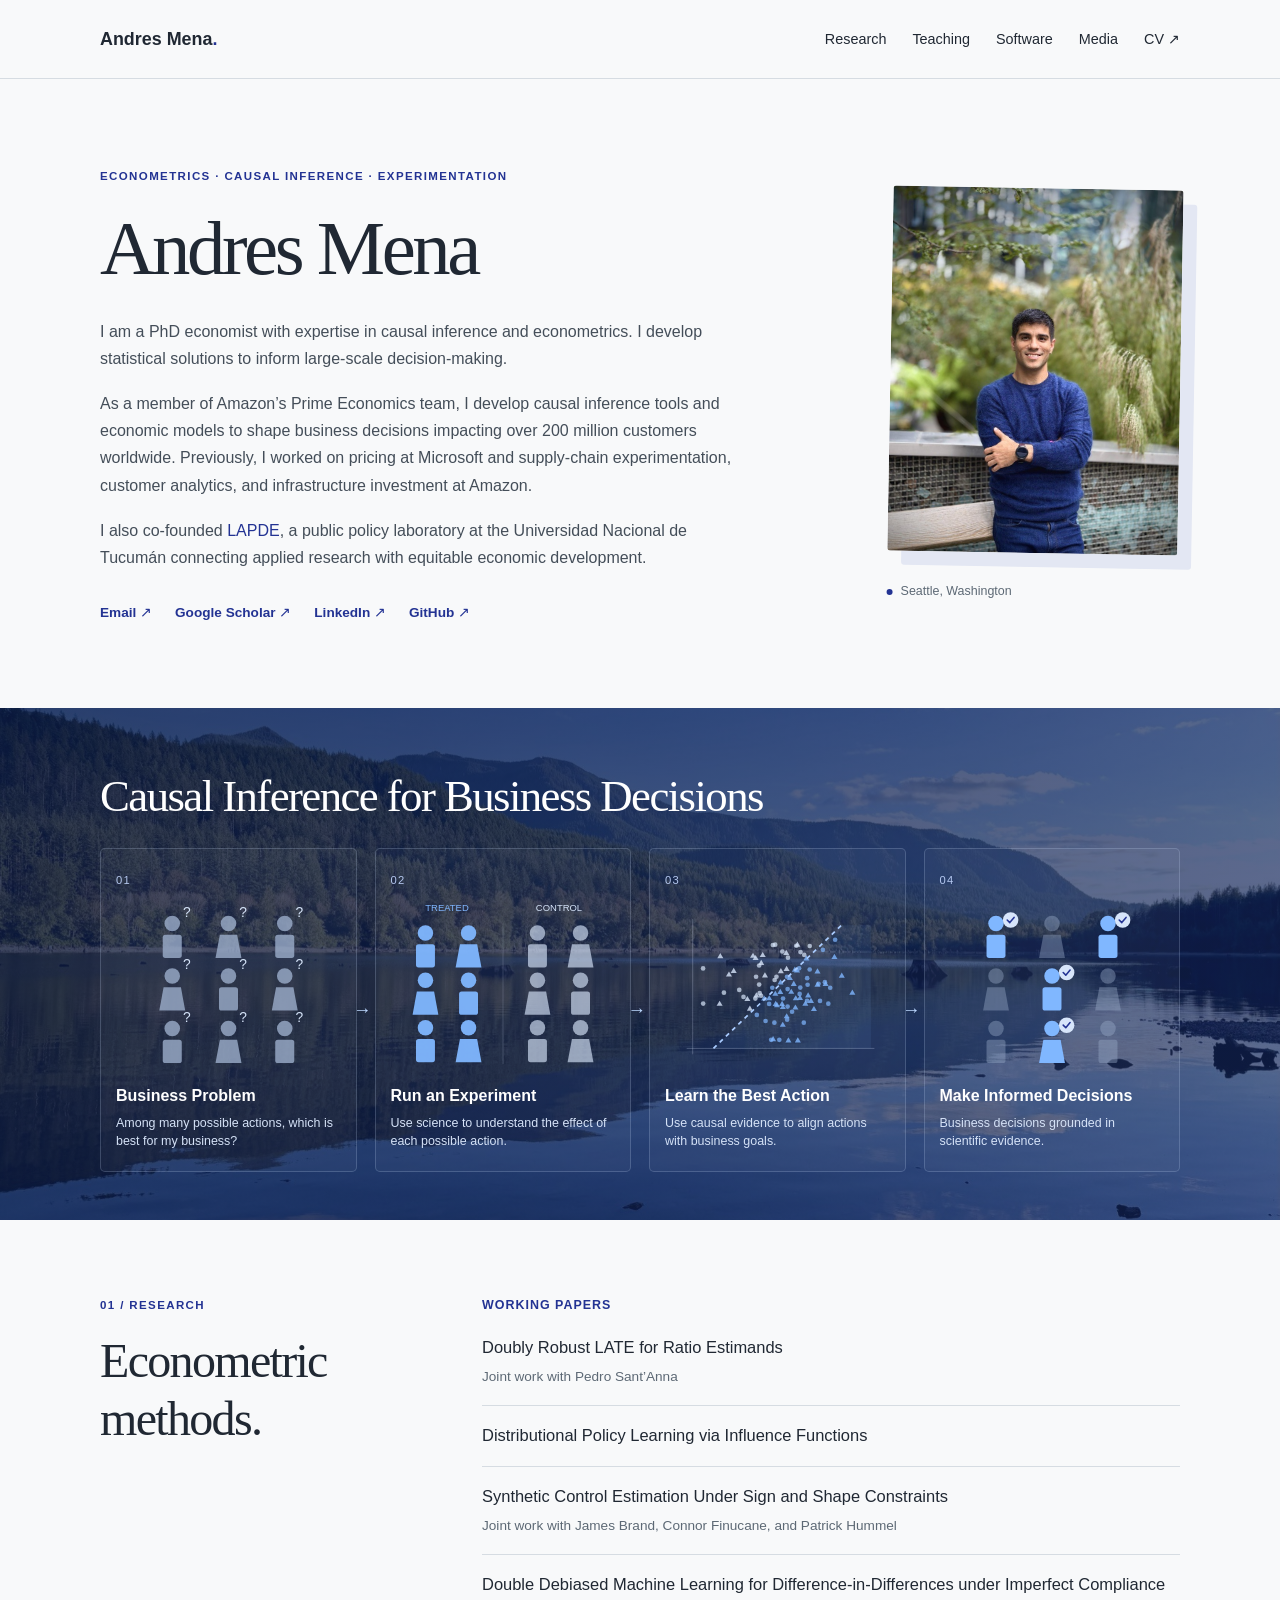
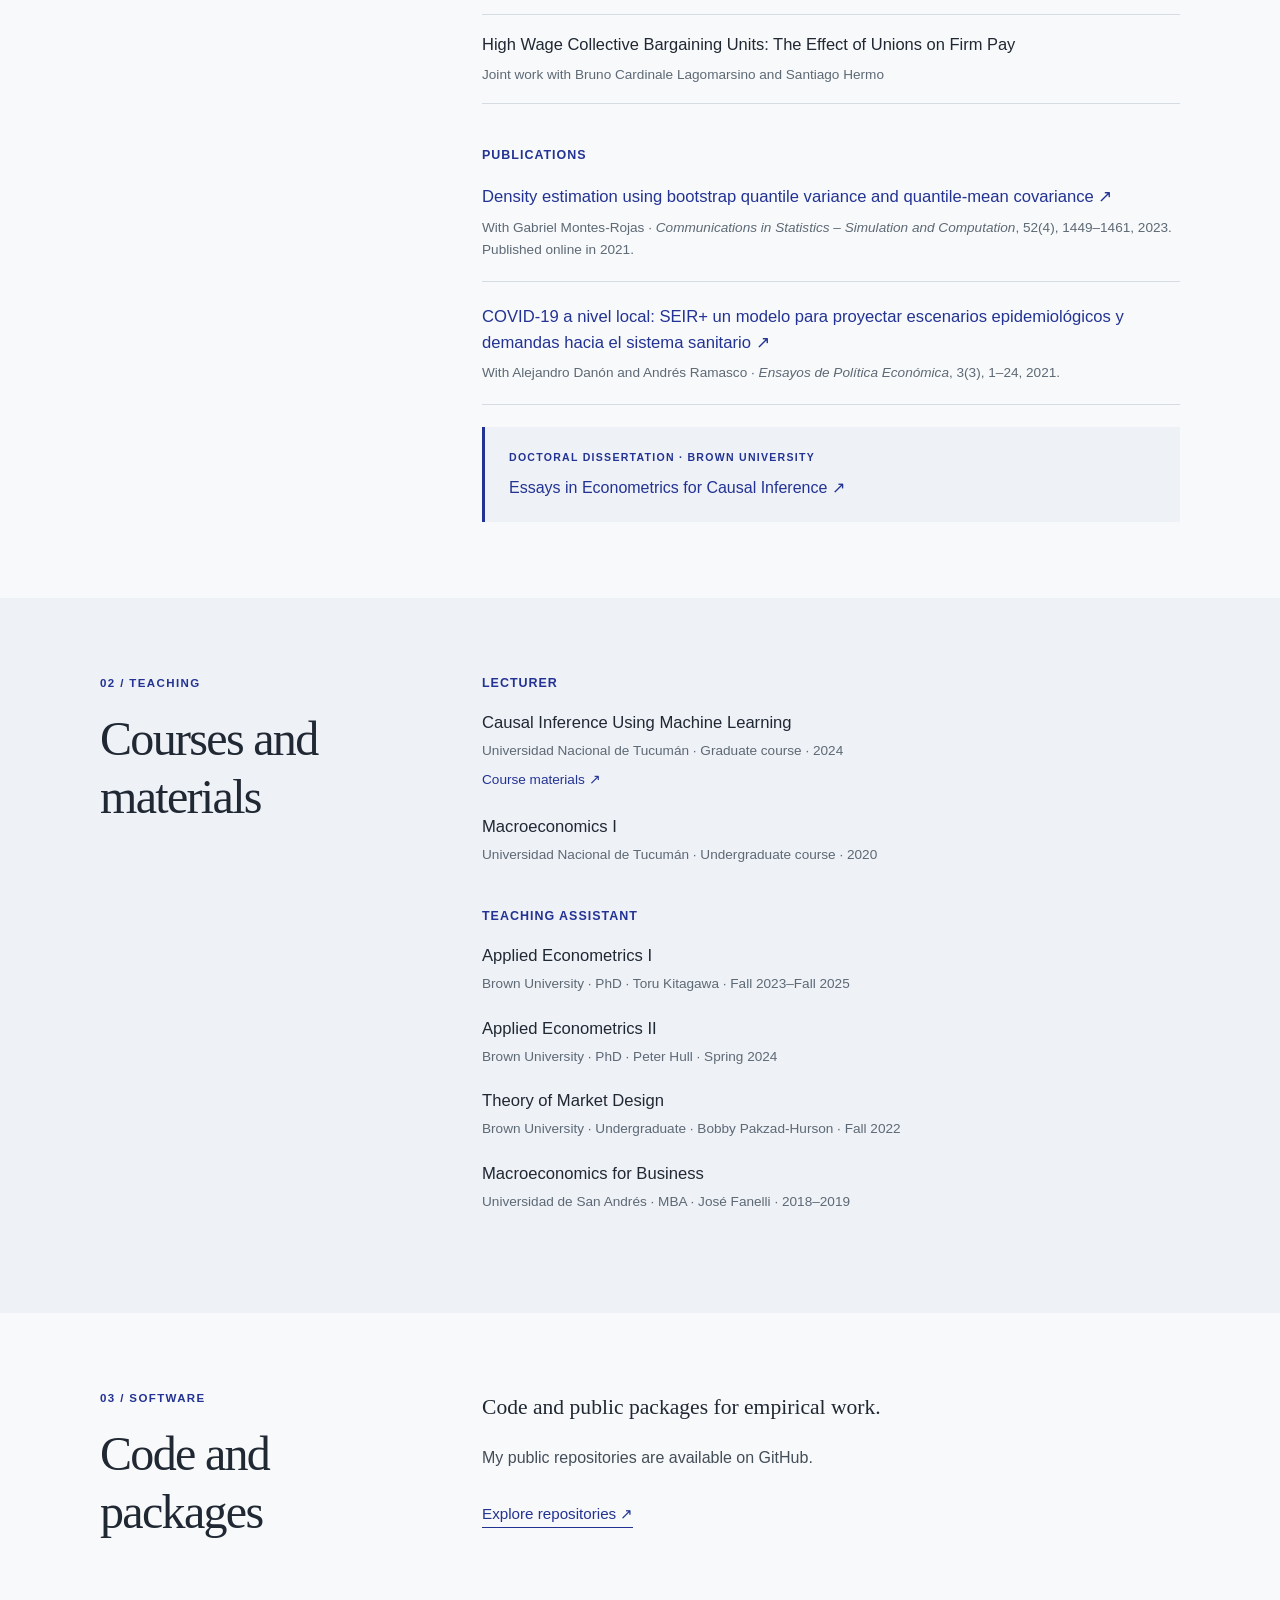
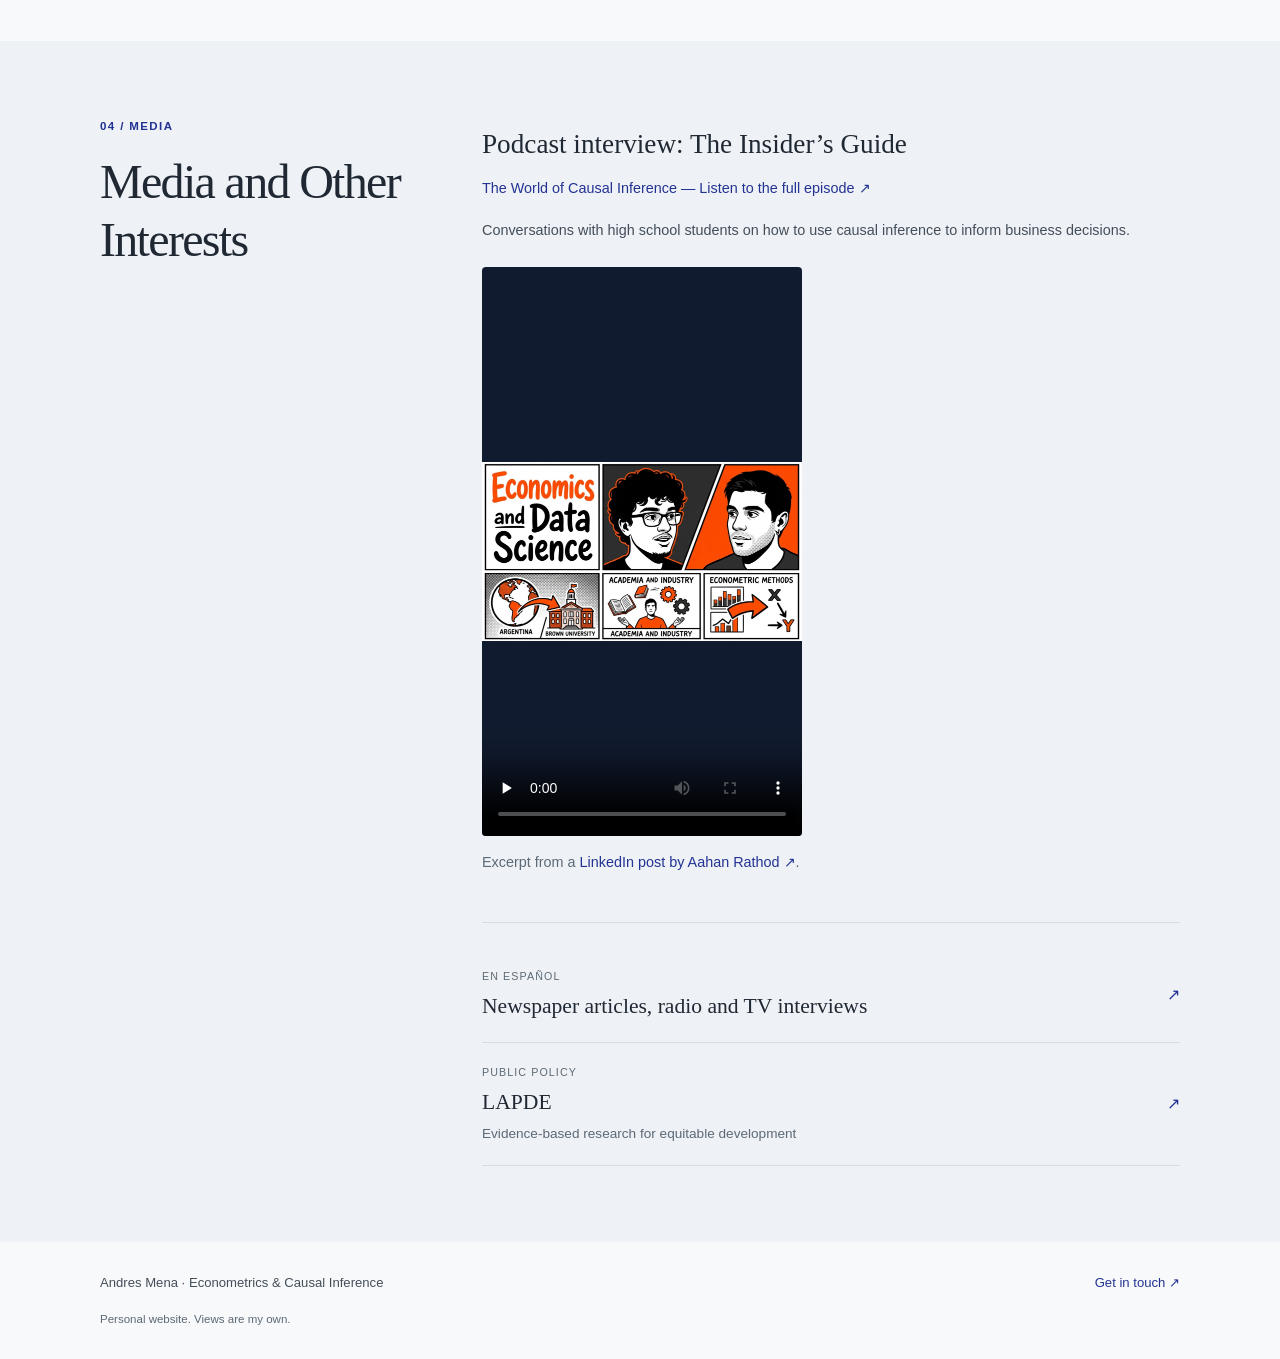
<file: site/index.html>
<!doctype html>
<html lang="en">
<head>
  <meta charset="utf-8">
  <meta name="viewport" content="width=device-width, initial-scale=1">
  <title>Andres Mena | Econometrics &amp; Causal Inference</title>
  <meta name="description" content="Andres Mena is a PhD economist working in econometrics, causal inference, and experimentation. Economist at Amazon and Co-Founder of LAPDE.">
  <meta name="theme-color" content="#233393">
  <meta property="og:title" content="Andres Mena | Econometrics & Causal Inference">
  <meta property="og:description" content="Research, experimentation, and economic decision-making.">
  <meta property="og:type" content="website">
  <link rel="icon" href="assets/favicon.svg" type="image/svg+xml">
  <link rel="stylesheet" href="assets/style.css">
  <script src="assets/vendor/motion-14.9.0.js" defer></script>
  <script src="assets/animations.js" defer></script>
</head>
<body>
  <a class="skip-link" href="#main">Skip to content</a>
  <header class="masthead">
    <nav class="container navigation" aria-label="Main navigation">
      <a class="wordmark" href="#about">Andres Mena<span aria-hidden="true">.</span></a>
      <div class="nav-links">
        <a href="#research">Research</a>
        <a href="#teaching">Teaching</a>
        <a href="#software">Software</a>
        <a href="#media">Media</a>
        <a href="assets/Andres_Mena_CV.pdf">CV <span aria-hidden="true">↗</span></a>
      </div>
    </nav>
  </header>
  <main id="main">
    <section id="about" class="hero container" aria-labelledby="name">
      <div class="hero-copy">
        <p class="eyebrow">Econometrics · Causal inference · Experimentation</p>
        <h1 id="name">Andres Mena</h1>
        <p>I am a PhD economist with expertise in causal inference and econometrics. I develop statistical solutions to inform large-scale decision-making.</p>
        <p>As a member of Amazon’s Prime Economics team, I develop causal inference tools and economic models to shape business decisions impacting over 200 million customers worldwide. Previously, I worked on pricing at Microsoft and supply-chain experimentation, customer analytics, and infrastructure investment at Amazon.</p>
        <p>I also co-founded <a href="https://www.lapde.unt.edu.ar/">LAPDE</a>, a public policy laboratory at the Universidad Nacional de Tucumán connecting applied research with equitable economic development.</p>
        <div class="profile-links" aria-label="Professional profiles">
          <a href="mailto:asebamena@gmail.com">Email <span aria-hidden="true">↗</span></a>
          <a href="https://scholar.google.com.au/citations?user=I_KiBSQAAAAJ&amp;hl=en">Google Scholar <span aria-hidden="true">↗</span></a>
          <a href="https://www.linkedin.com/in/sebamena/">LinkedIn <span aria-hidden="true">↗</span></a>
          <a href="https://github.com/andres-mena">GitHub <span aria-hidden="true">↗</span></a>
        </div>
      </div>
      <figure class="portrait">
        <img src="assets/portrait.jpg" width="750" height="1000" alt="Andres Mena" fetchpriority="high">
        <figcaption><span class="location-dot" aria-hidden="true"></span>Seattle, Washington</figcaption>
      </figure>
    </section>
    <section class="landscape-band" aria-labelledby="policy-title">
      <div class="landscape-overlay"></div>
      <div class="container landscape-content">
        <div class="policy-heading">
          <h2 id="policy-title">Causal Inference for Business Decisions</h2>
        </div>
        <ol class="policy-steps">
          <li><span class="policy-number">01</span><img src="assets/policy-population.svg" width="260" height="210" alt=""><h3>Business Problem</h3><p>Among many possible actions, which is best for my business?</p></li>
          <li><span class="policy-number">02</span><img src="assets/policy-experiment.svg" width="260" height="210" alt=""><h3>Run an Experiment</h3><p>Use science to understand the effect of each possible action.</p></li>
          <li><span class="policy-number">03</span><img src="assets/policy-learn.svg" width="260" height="210" alt=""><h3>Learn the Best Action</h3><p>Use causal evidence to align actions with business goals.</p></li>
          <li><span class="policy-number">04</span><img src="assets/policy-decide.svg" width="260" height="210" alt=""><h3>Make Informed Decisions</h3><p>Business decisions grounded in scientific evidence.</p></li>
        </ol>
      </div>
    </section>
    <section id="research" class="section container" aria-labelledby="research-title">
      <div class="section-heading"><p class="eyebrow">01 / Research</p><h2 id="research-title">Econometric methods.</h2></div>
      <div class="section-body">
        <h3 class="group-heading">Working papers</h3>
        <ul class="paper-list">
          <li>Doubly Robust LATE for Ratio Estimands<span class="paper-coauthors">Joint work with Pedro Sant’Anna</span></li>
          <li>Distributional Policy Learning via Influence Functions</li>
          <li>Synthetic Control Estimation Under Sign and Shape Constraints<span class="paper-coauthors">Joint work with James Brand, Connor Finucane, and Patrick Hummel</span></li>
          <li>Double Debiased Machine Learning for Difference-in-Differences under Imperfect Compliance</li>
          <li>High Wage Collective Bargaining Units: The Effect of Unions on Firm Pay<span class="paper-coauthors">Joint work with Bruno Cardinale Lagomarsino and Santiago Hermo</span></li>
        </ul>
        <h3 class="group-heading">Publications</h3>
        <article class="publication">
          <h4><a href="https://doi.org/10.1080/03610918.2021.1884717">Density estimation using bootstrap quantile variance and quantile-mean covariance <span aria-hidden="true">↗</span></a></h4>
          <p>With Gabriel Montes-Rojas · <em>Communications in Statistics – Simulation and Computation</em>, 52(4), 1449–1461, 2023. Published online in 2021.</p>
        </article>
        <article class="publication">
          <h4><a href="https://econpapers.repec.org/article/atwepecon/v_3a3_3ay_3a2021_3ai_3a3_3ap_3a1-24.htm" lang="es">COVID-19 a nivel local: SEIR+ un modelo para proyectar escenarios epidemiológicos y demandas hacia el sistema sanitario <span aria-hidden="true">↗</span></a></h4>
          <p>With Alejandro Danón and Andrés Ramasco · <em>Ensayos de Política Económica</em>, 3(3), 1–24, 2021.</p>
        </article>
        <div class="thesis-link"><span class="eyebrow">Doctoral dissertation · Brown University</span><a href="https://repository.library.brown.edu/studio/item/bdr:5hv7my46/">Essays in Econometrics for Causal Inference <span aria-hidden="true">↗</span></a></div>
      </div>
    </section>
    <div class="tinted">
      <section id="teaching" class="section container" aria-labelledby="teaching-title">
        <div class="section-heading"><p class="eyebrow">02 / Teaching</p><h2 id="teaching-title">Courses and materials</h2></div>
        <div class="section-body">
          <h3 class="group-heading">Lecturer</h3>
          <div class="course"><h4>Causal Inference Using Machine Learning</h4><p>Universidad Nacional de Tucumán · Graduate course · 2024</p><a class="course-materials" href="https://github.com/andres-mena/CausalInferenceML">Course materials <span aria-hidden="true">↗</span></a></div>
          <div class="course"><h4>Macroeconomics I</h4><p>Universidad Nacional de Tucumán · Undergraduate course · 2020</p></div>
          <h3 class="group-heading">Teaching Assistant</h3>
          <div class="course"><h4>Applied Econometrics I</h4><p>Brown University · PhD · Toru Kitagawa · Fall 2023–Fall 2025</p></div>
          <div class="course"><h4>Applied Econometrics II</h4><p>Brown University · PhD · Peter Hull · Spring 2024</p></div>
          <div class="course"><h4>Theory of Market Design</h4><p>Brown University · Undergraduate · Bobby Pakzad-Hurson · Fall 2022</p></div>
          <div class="course"><h4>Macroeconomics for Business</h4><p>Universidad de San Andrés · MBA · José Fanelli · 2018–2019</p></div>
        </div>
      </section>
    </div>
    <section id="software" class="section container" aria-labelledby="software-title">
      <div class="section-heading"><p class="eyebrow">03 / Software</p><h2 id="software-title">Code and packages</h2></div>
      <div class="section-body"><p class="lead">Code and public packages for empirical work.</p><p>My public repositories are available on GitHub.</p><a class="text-link" href="https://github.com/andres-mena?tab=repositories">Explore repositories <span aria-hidden="true">↗</span></a></div>
    </section>
    <div class="tinted">
      <section id="media" class="section container" aria-labelledby="media-title">
        <div class="section-heading"><p class="eyebrow">04 / Media</p><h2 id="media-title">Media and Other Interests</h2></div>
        <div class="section-body media-list">
          <article class="podcast-feature" aria-labelledby="podcast-title">
            <h3 id="podcast-title">Podcast interview: The Insider’s Guide</h3>
            <p><a href="https://open.spotify.com/episode/5o0H9MGSpflnVoHQxQqVec">The World of Causal Inference — Listen to the full episode <span aria-hidden="true">↗</span></a></p>
            <p>Conversations with high school students on how to use causal inference to inform business decisions.</p>
            <video controls playsinline preload="none" poster="assets/podcast-poster.jpg" width="720" height="1280" aria-label="Podcast interview excerpt with Andres Mena">
              <source src="assets/podcast-clip.mp4" type="video/mp4">
              <track kind="captions" src="assets/podcast-captions.vtt" srclang="en" label="English (automatic)">
              Your browser does not support video playback. <a href="assets/podcast-clip.mp4">Download the interview clip</a>.
            </video>
            <p class="podcast-credit">Excerpt from a <a href="https://www.linkedin.com/posts/aahanr_ever-wonder-howamazondecides-its-prices-ugcPost-7436100461331488768-0wfL/">LinkedIn post by Aahan Rathod <span aria-hidden="true">↗</span></a>.</p>
          </article>
          <a href="https://economiastudio.wordpress.com/prensa/"><span><small lang="es">En español</small><strong>Newspaper articles, radio and TV interviews</strong></span><span aria-hidden="true">↗</span></a>
          <a href="https://www.lapde.unt.edu.ar/"><span><small>Public policy</small><strong>LAPDE</strong><span class="link-description">Evidence-based research for equitable development</span></span><span aria-hidden="true">↗</span></a>
        </div>
      </section>
    </div>
  </main>
  <footer class="container footer"><p>Andres Mena · Econometrics &amp; Causal Inference</p><a href="mailto:asebamena@gmail.com">Get in touch <span aria-hidden="true">↗</span></a><p class="fine-print">Personal website. Views are my own.</p></footer>
</body>
</html>
</file>
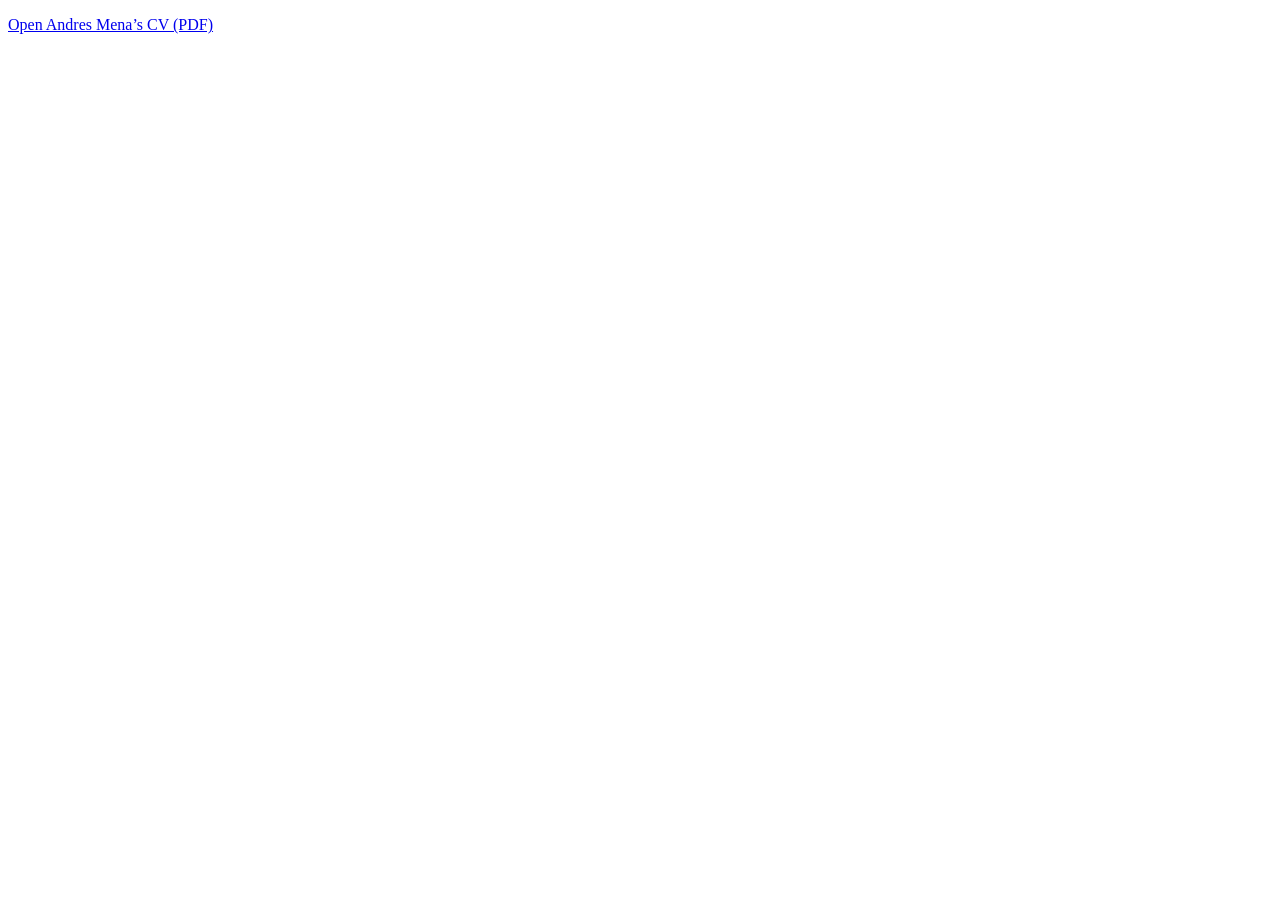
<file: site/cv.html>
<!doctype html>
<html lang="en">
<head>
  <meta charset="utf-8">
  <meta name="viewport" content="width=device-width, initial-scale=1">
  <meta http-equiv="refresh" content="0; url=assets/Andres_Mena_CV.pdf">
  <title>CV | Andres Mena</title>
</head>
<body>
  <p><a href="assets/Andres_Mena_CV.pdf">Open Andres Mena’s CV (PDF)</a></p>
</body>
</html>
</file>
<file: site/assets/style.css>
/* MIT license and copyright notice: see ../LICENSE. */
:root{--blue:#233393;--blue-light:#3043b4;--ink:#202833;--copy:#444e59;--muted:#5d6975;--paper:#f8f9fa;--tint:#eef1f6;--border:#d6dce2;--width:1080px}
*{box-sizing:border-box}
html{scroll-behavior:smooth;scroll-padding-top:100px}
body{margin:0;background:var(--paper);color:var(--copy);font:16px/1.7 -apple-system,BlinkMacSystemFont,"Segoe UI",Helvetica,Arial,sans-serif}
a{color:var(--blue);text-decoration:none;text-underline-offset:4px}
a:hover{text-decoration:underline}
a:focus-visible{outline:3px solid var(--blue-light);outline-offset:5px}
img{max-width:100%;display:block}
h1,h2,h3,h4{color:var(--ink);line-height:1.2}
h1,h2{font-family:Georgia,"Times New Roman",serif;font-weight:400}
h1{font-size:clamp(3.2rem,6vw,5rem);letter-spacing:-.045em;margin:14px 0 22px}
h2{font-size:clamp(2.1rem,4vw,3rem);letter-spacing:-.035em;margin:12px 0 24px}
h4{font-size:1.04rem;font-weight:500;margin:0 0 7px}
p{margin:0 0 18px}
.container{max-width:var(--width);width:calc(100% - 80px);margin-inline:auto}
.skip-link{position:fixed;left:16px;top:-80px;z-index:100;padding:12px;background:white}
.skip-link:focus{top:12px}
.masthead{position:sticky;top:0;background:rgba(248,249,250,.97);border-bottom:1px solid var(--border);z-index:20}
.navigation{min-height:78px;display:flex;align-items:center;justify-content:space-between;gap:28px}
.wordmark{font-size:1.12rem;font-weight:650;color:var(--ink);white-space:nowrap}
.wordmark span{color:var(--blue)}
.nav-links{display:flex;gap:26px;font-size:.9rem}
.nav-links a{color:var(--ink)}
.hero{padding-block:88px 84px;display:grid;grid-template-columns:minmax(0,1fr) 290px;gap:72px;align-items:center}
.hero-copy{max-width:640px;min-width:0}
.section-body{min-width:0}
.eyebrow{font-size:.72rem;letter-spacing:.12em;font-weight:650;text-transform:uppercase;color:var(--blue);line-height:1.6}
.intro{font:400 clamp(1.3rem,2.1vw,1.6rem)/1.45 Georgia,"Times New Roman",serif;color:var(--ink);margin-bottom:24px}
.portrait{margin:0;transform:rotate(1deg)}
.portrait img{width:100%;height:365px;object-fit:cover;object-position:center 30%;border-radius:3px;box-shadow:14px 14px 0 #e3e7f3}
.portrait figcaption{margin-top:28px;font-size:.78rem;color:var(--muted);display:flex;align-items:center;gap:8px;transform:rotate(-1deg)}
.location-dot{width:6px;height:6px;border-radius:50%;background:var(--blue)}
.profile-links{display:flex;flex-wrap:wrap;gap:12px 23px;margin-top:30px;font-size:.85rem;font-weight:550}
.landscape-band{position:relative;isolation:isolate;overflow:hidden;display:flex;align-items:center;background:#193778 url("data-landscape.jpg") center 58%/cover}
.landscape-overlay{position:absolute;inset:0;z-index:-1;background:linear-gradient(110deg,rgba(12,28,71,.8),rgba(19,38,92,.68))}
.landscape-content{padding-block:48px}
.landscape-content .eyebrow{color:#c8dcff}
.landscape-content h2{color:white;font-size:clamp(2rem,4vw,2.8rem);margin-block:14px 20px}
.policy-heading{display:flex;justify-content:space-between;align-items:center;gap:30px;margin-bottom:24px}
.policy-heading h2{margin-bottom:0}
.policy-steps{list-style:none;display:grid;grid-template-columns:repeat(4,minmax(0,1fr));gap:18px;margin:0;padding:0}
.policy-steps li{position:relative;background:rgba(255,255,255,.035);border:1px solid rgba(205,223,255,.2);border-radius:5px;padding:16px 15px 20px}
.policy-number{font-size:.7rem;letter-spacing:.12em;color:#b5c8ef}
.policy-steps img{width:100%;height:auto;margin:3px 0 10px}
.policy-steps h3{color:#fff;font-size:1rem;font-weight:550;margin:0 0 8px}
.policy-steps p{color:#d5e2f7;font-size:.78rem;line-height:1.5;margin:0}
.policy-steps li:not(:last-child)::after{content:"→";position:absolute;right:-16px;top:45%;font-size:1.15rem;color:#bdd8ff;z-index:1}
.section{display:grid;grid-template-columns:310px minmax(0,1fr);gap:72px;padding-block:76px}
.section-heading p:not(.eyebrow){font-size:.9rem;max-width:250px;color:var(--muted)}
.group-heading{font:650 .78rem/1.5 -apple-system,BlinkMacSystemFont,"Segoe UI",sans-serif;text-transform:uppercase;letter-spacing:.08em;color:var(--blue);margin:0 0 20px}
.group-heading:not(:first-child){margin-top:42px}
.paper-list{list-style:none;margin:0;padding:0}
.paper-list li{padding:17px 0;border-bottom:1px solid var(--border);color:var(--ink);font-size:1.03rem;line-height:1.55}
.paper-list li:first-child{padding-top:0}
.paper-coauthors{display:block;color:var(--muted);font-size:.85rem;line-height:1.6;margin-top:6px}
.publication{padding-bottom:20px;margin-bottom:22px;border-bottom:1px solid var(--border)}
.publication h4{line-height:1.55}
.publication p,.course p{font-size:.85rem;color:var(--muted);margin:0;line-height:1.6}
.thesis-link{padding:22px 24px;border-left:3px solid var(--blue);background:var(--tint);display:grid;gap:10px;line-height:1.5}
.thesis-link .eyebrow{font-size:.66rem}
.tinted{background:var(--tint)}
.course{margin:0 0 24px}
.course-materials{display:inline-block;margin-top:7px;font-size:.85rem}
.lead{font-family:Georgia,serif;font-size:1.35rem;color:var(--ink)}
.text-link{display:inline-block;margin-top:12px;border-bottom:1px solid var(--blue);font-size:.95rem}
.media-list>a{display:flex;align-items:center;justify-content:space-between;gap:20px;padding:20px 0;border-bottom:1px solid var(--border)}
.media-list>a:first-child{padding-top:0}
.media-list small{display:block;text-transform:uppercase;letter-spacing:.1em;font-size:.67rem;color:var(--muted);margin-bottom:6px}
.media-list strong{display:block;font:400 1.35rem/1.4 Georgia,serif;color:var(--ink)}
.link-description{display:block;color:var(--muted);font-size:.85rem;margin-top:5px}
.podcast-feature{padding-bottom:30px;margin-bottom:24px;border-bottom:1px solid var(--border)}
.podcast-feature h3{font:400 1.7rem/1.3 Georgia,serif;margin:10px 0 14px}
.podcast-feature>p:not(.eyebrow){font-size:.9rem}
.podcast-feature video{display:block;width:100%;max-width:320px;height:auto;aspect-ratio:9/16;background:#111b2f;border-radius:4px;margin-block:24px 14px}
.podcast-feature .podcast-credit{max-width:390px;color:var(--muted);font-size:.75rem}
.footer{display:flex;flex-wrap:wrap;justify-content:space-between;gap:15px;padding-block:30px;font-size:.82rem}
.footer p{margin:0}
.fine-print{flex-basis:100%;color:var(--muted);font-size:.72rem}
.cv{max-width:820px;padding-block:60px}
.cv h1{font-size:3.2rem}
.cv h2{font-size:1.7rem;margin-top:40px;border-bottom:1px solid var(--border);padding-bottom:10px}
.cv h3{font-size:1rem;margin-bottom:6px}
.cv .meta{color:var(--muted);font-size:.85rem}
.cv ul{padding-left:20px}
.cv-actions{display:flex;gap:24px;align-items:center}
button{font:inherit;color:var(--blue);border:1px solid var(--border);padding:8px 16px;background:white;cursor:pointer}
button:focus-visible{outline:3px solid var(--blue)}
@media(min-width:1500px){.hero{padding-block:110px}}
@media(max-width:850px){.container{width:calc(100% - 48px)}.hero{gap:40px;grid-template-columns:minmax(0,1fr) 230px;padding-block:60px}.portrait img{height:310px}.section{grid-template-columns:230px minmax(0,1fr);gap:35px}.nav-links{gap:16px}}
@media(max-width:640px){html{scroll-padding-top:118px}.navigation{align-items:flex-start;flex-direction:column;gap:12px;padding-block:16px}.nav-links{gap:20px;width:100%;overflow-x:auto;white-space:nowrap;font-size:.8rem;padding-bottom:3px}.hero{grid-template-columns:1fr;gap:35px;padding-block:40px 50px}.hero-copy{order:1}.portrait{order:0;width:155px;transform:none}.portrait img{height:190px;box-shadow:8px 8px 0 #e3e7f3}.portrait figcaption{margin-top:15px;transform:none}.hero h1{font-size:3.15rem}.section{grid-template-columns:1fr;gap:18px;padding-block:48px}.section-heading h2 br{display:none}.section-heading h2{margin-bottom:16px}.section-heading p:not(.eyebrow){max-width:none}.landscape-band{min-height:350px}.profile-links{gap:14px 20px}.cv{padding-block:35px}}
@media(prefers-reduced-motion:reduce){html{scroll-behavior:auto}}
@media(max-width:850px){.policy-heading{display:block}.policy-heading>p{margin-top:18px}.policy-steps{grid-template-columns:repeat(2,minmax(0,1fr));gap:16px}.policy-steps li:nth-child(2)::after{display:none}}
@media(max-width:420px){.policy-steps{gap:12px}.policy-steps li{padding:12px 10px 16px}.policy-steps h3{font-size:.86rem}.policy-steps p{font-size:.74rem}.policy-steps li:not(:last-child)::after{right:-12px;font-size:1rem}}
@media print{.masthead,.footer,.cv-actions,.skip-link{display:none}.container{width:100%;max-width:none}.cv{padding:0}body{background:white;font-size:10pt}.cv h1{font-size:28pt}.cv h2{font-size:16pt;margin-top:20px}.cv h3{break-after:avoid}a{color:inherit}.cv article{break-inside:avoid}@page{margin:18mm}}
</file>
